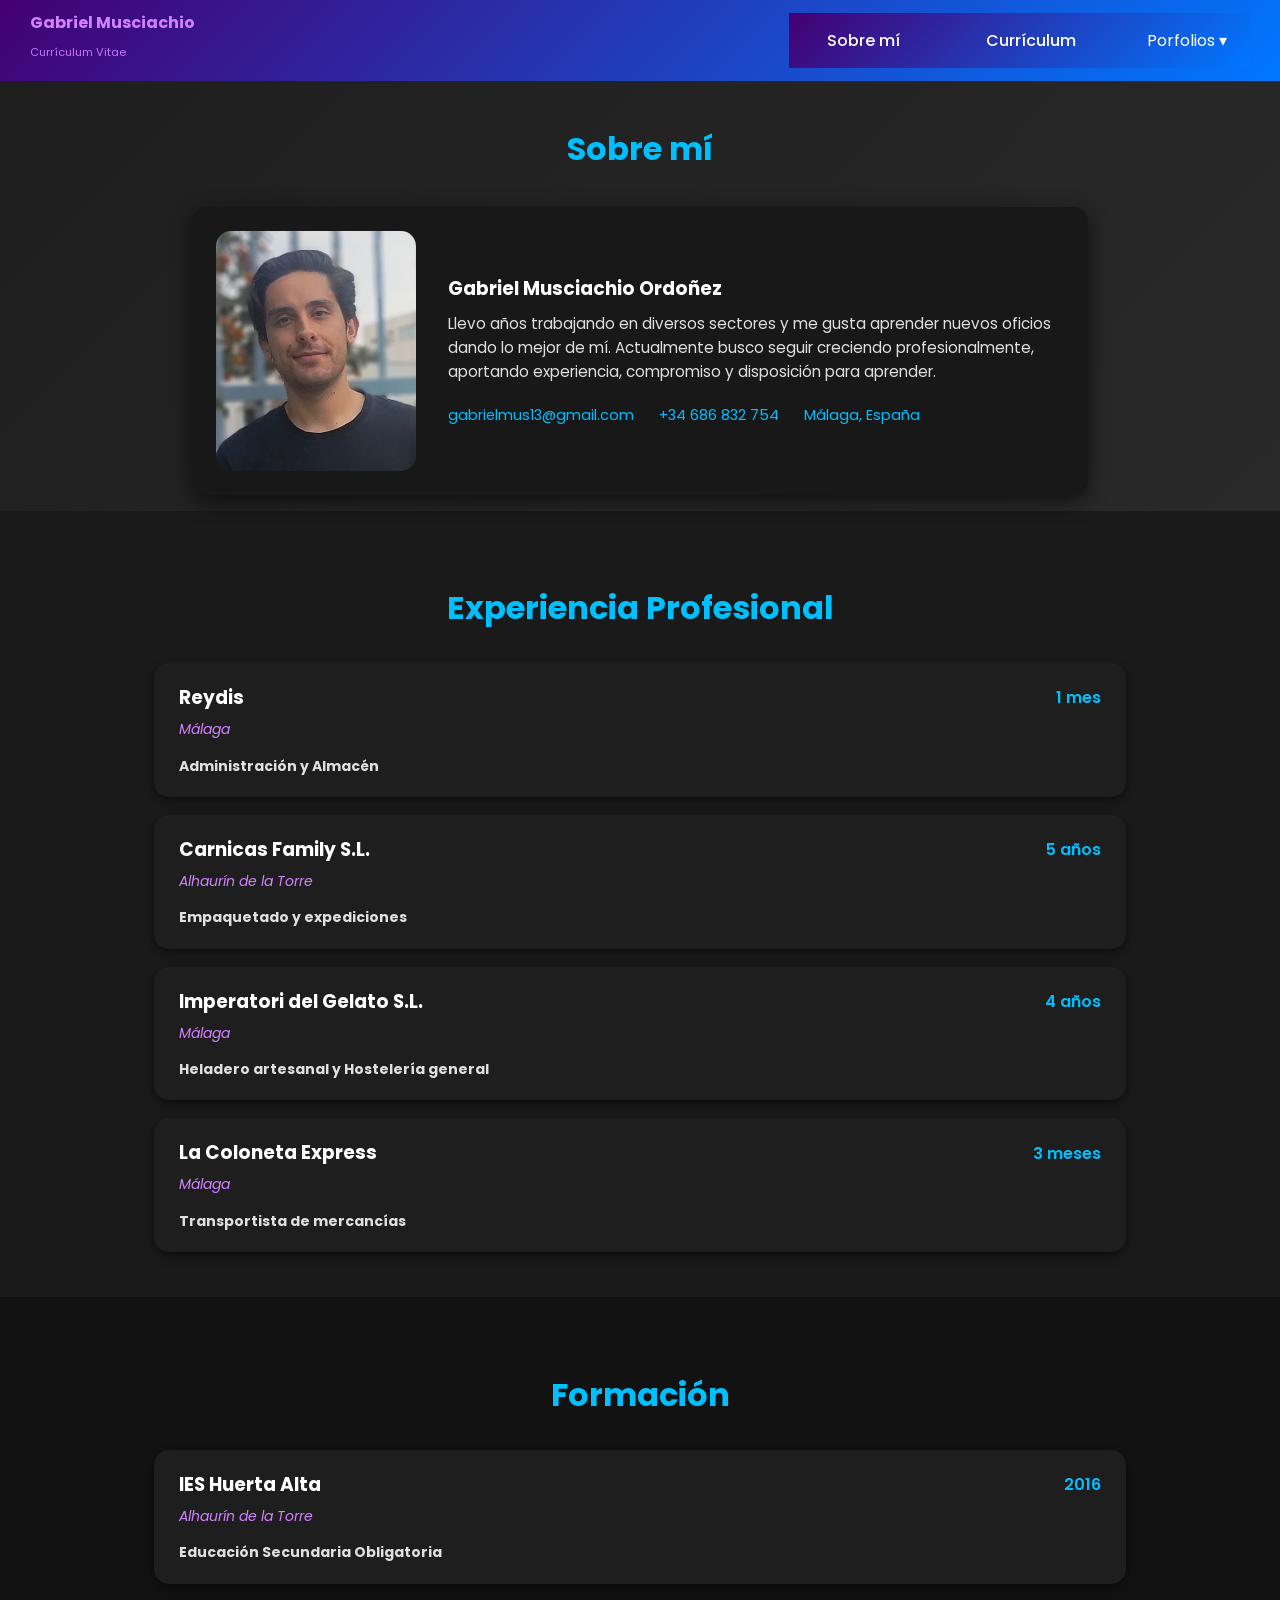
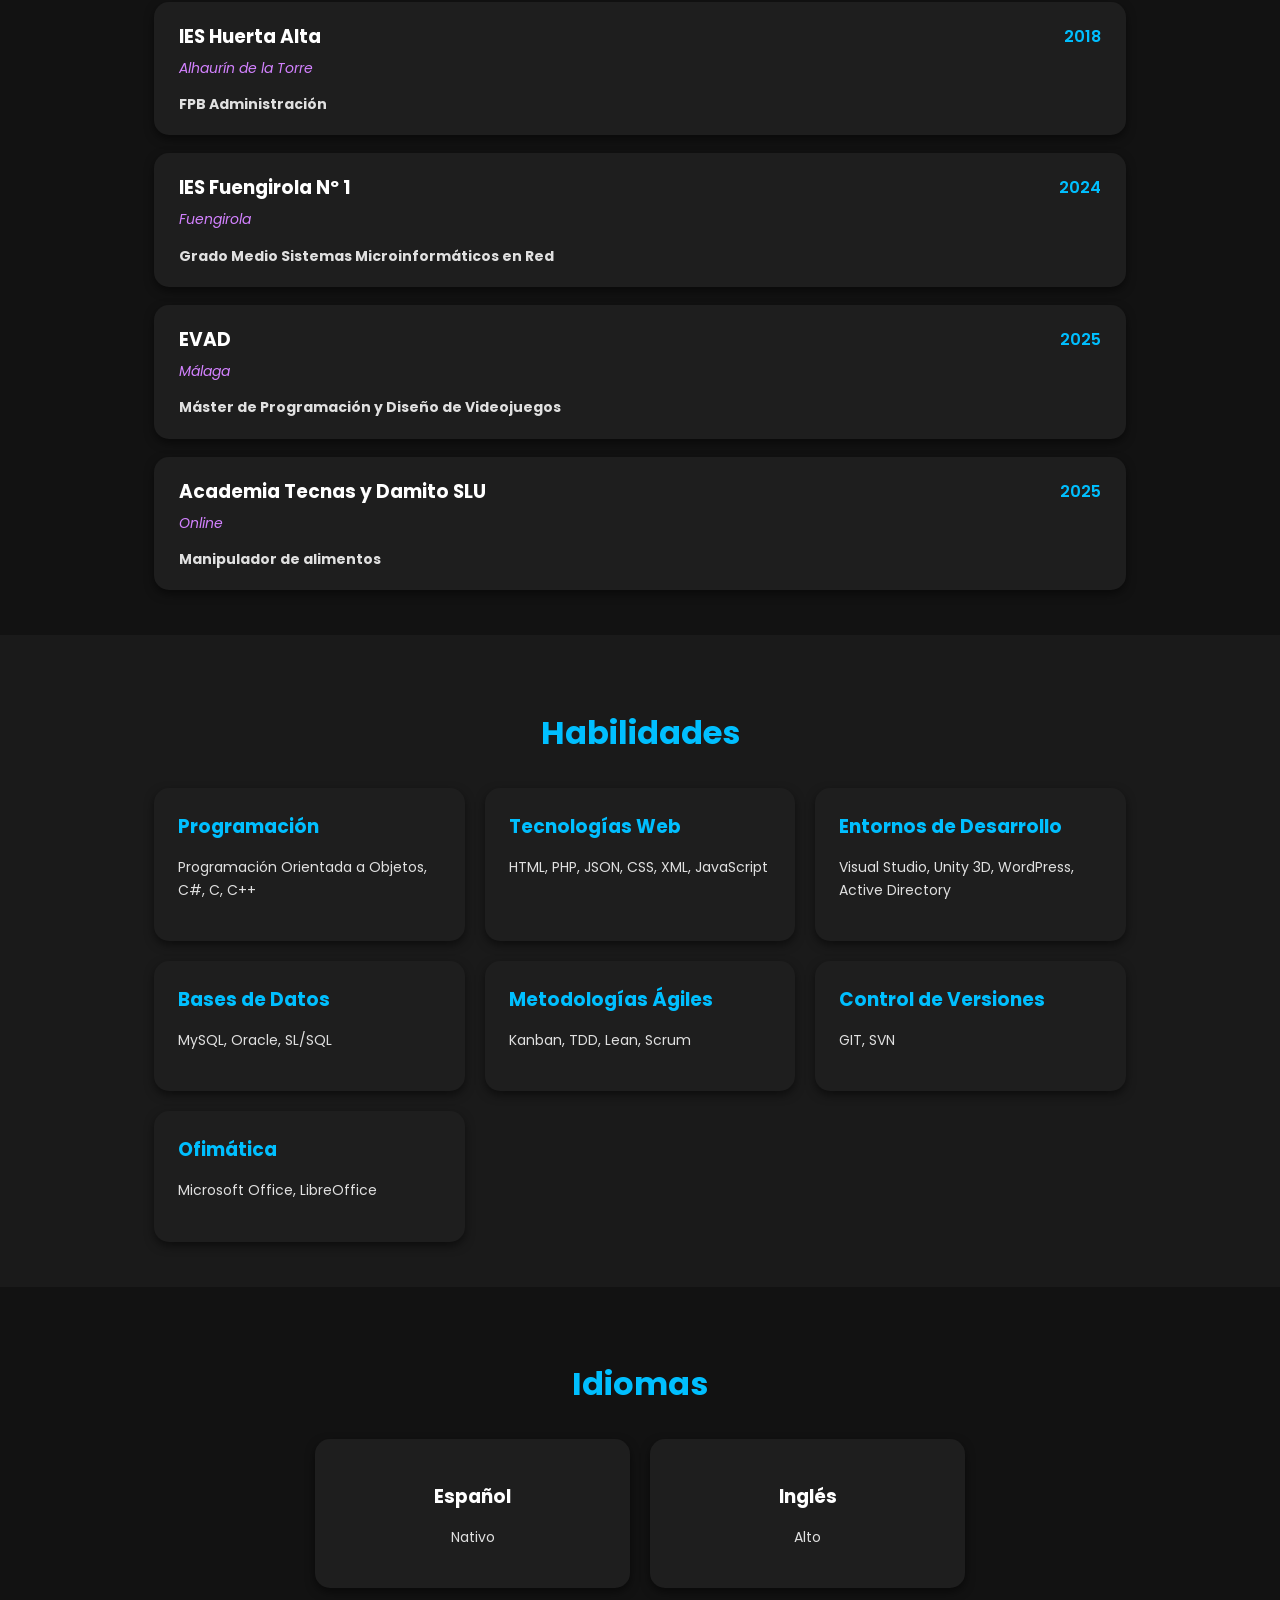
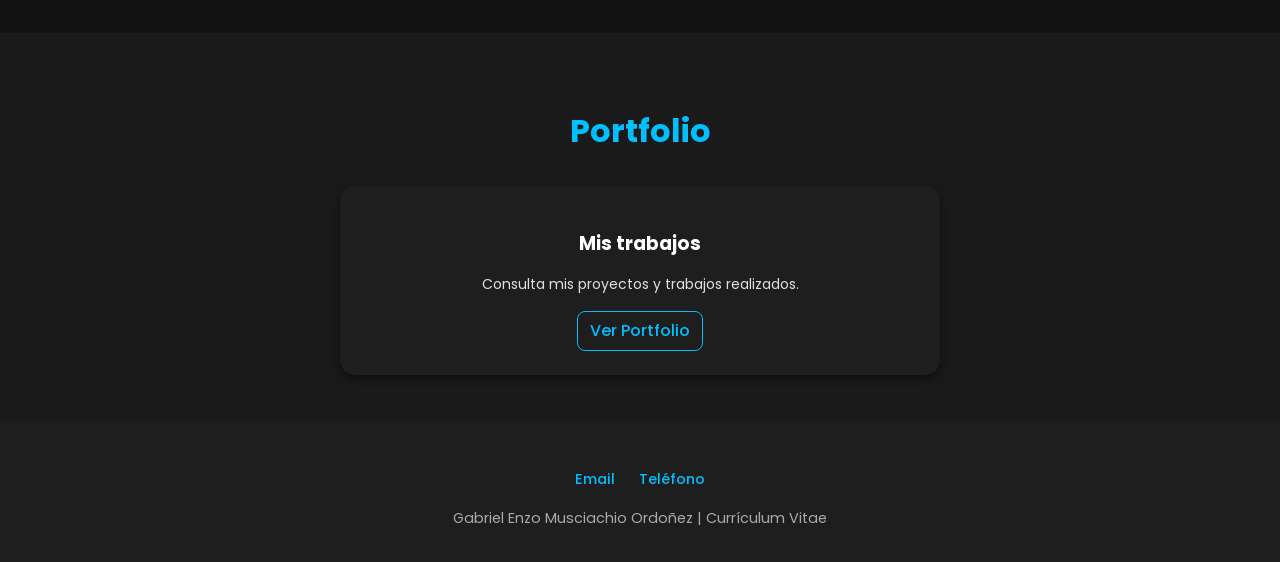
<file: Index.html>
<!DOCTYPE html>
<html lang="es">

<head>
    <meta charset="UTF-8">
    <meta name="viewport" content="width=device-width, initial-scale=1.0">

    <title>Gabriel Musciachio | Currículum</title>

    <!-- FUENTE -->
    <link href="https://fonts.googleapis.com/css2?family=Poppins:wght@400;600&display=swap" rel="stylesheet">

    <!-- ESTILOS GENERALES -->
    <link rel="stylesheet" href="style.css">

    <!-- ESTILOS ESPECÍFICOS -->
    <link rel="stylesheet" href="EstiloCurriculum.css">
</head>

<body>

<!-- ================================= -->
<!-- CABECERA COMPARTIDA               -->
<!-- ================================= -->

<header>
    <div class="header-nombre">
        <h1>Gabriel Musciachio</h1>
        <h2>Currículum Vitae</h2>
    </div>

    <nav class="menu">
        <a href="AbautMe.html">Sobre mí</a>
        <a href="Index.html">Currículum</a>

        <div class="dropdown">
            <button class="dropbtn" type="button">
                Porfolios &#9662;
            </button>

            <div class="dropdown-content">
                <a href="Asador.html">Asador</a>
                <a href="Programador.html">Programador</a>
                <a href="Heladero.html">Heladero</a>
            </div>
        </div>
    </nav>
</header>

<main>

<!-- ================================= -->
<!-- PRESENTACIÓN PERSONAL             -->
<!-- ================================= -->

<section class="sobremi" id="presentacion">

    <h2>Sobre mí</h2>

    <div class="sobremi-container">

        <div class="sobremi-card curriculum-perfil">

            <img src="Imagenes/Curriculum/Perfil.jpeg"
                 alt="Fotografía de Gabriel Musciachio">

            <div>
                <h3>Gabriel Musciachio Ordoñez</h3>

                <p>
                    Llevo años trabajando en diversos
                    sectores y me gusta aprender nuevos
                    oficios dando lo mejor de mí.

                    Actualmente busco seguir creciendo
                    profesionalmente, aportando
                    experiencia, compromiso y
                    disposición para aprender.
                </p>

                <div class="curriculum-contacto">

                    <a href="mailto:gabrielmus13@gmail.com">
                        gabrielmus13@gmail.com
                    </a>

                    <a href="tel:+34686832754">
                        +34 686 832 754
                    </a>

                    <span>Málaga, España</span>

                </div>
            </div>

        </div>

    </div>

</section>


<!-- ================================= -->
<!-- EXPERIENCIA PROFESIONAL           -->
<!-- ================================= -->

<section class="curriculum-seccion" id="experiencia">

    <h2>Experiencia Profesional</h2>

    <div class="curriculum-lista">

        <!-- EXPERIENCIA 1 -->
        <article class="card curriculum-ficha">

            <div class="curriculum-ficha-header">
                <h3>Reydis</h3>
                <span>1 mes</span>
            </div>

            <p class="curriculum-lugar">Málaga</p>

            <p>
                <strong>Administración y Almacén</strong>
            </p>

        </article>

        <!-- EXPERIENCIA 2 -->
        <article class="card curriculum-ficha">

            <div class="curriculum-ficha-header">
                <h3>Carnicas Family S.L.</h3>
                <span>5 años</span>
            </div>

            <p class="curriculum-lugar">
                Alhaurín de la Torre
            </p>

            <p>
                <strong>Empaquetado y expediciones</strong>
            </p>

        </article>

        <!-- EXPERIENCIA 3 -->
        <article class="card curriculum-ficha">

            <div class="curriculum-ficha-header">
                <h3>Imperatori del Gelato S.L.</h3>
                <span>4 años</span>
            </div>

            <p class="curriculum-lugar">Málaga</p>

            <p>
                <strong>
                    Heladero artesanal y Hostelería general
                </strong>
            </p>

        </article>

        <!-- EXPERIENCIA 4 -->
        <article class="card curriculum-ficha">

            <div class="curriculum-ficha-header">
                <h3>La Coloneta Express</h3>
                <span>3 meses</span>
            </div>

            <p class="curriculum-lugar">Málaga</p>

            <p>
                <strong>Transportista de mercancías</strong>
            </p>

        </article>

    </div>

</section>


<!-- ================================= -->
<!-- FORMACIÓN ACADÉMICA               -->
<!-- ================================= -->

<section class="curriculum-seccion" id="formacion">

    <h2>Formación</h2>

    <div class="curriculum-lista">

        <article class="card curriculum-ficha">

            <div class="curriculum-ficha-header">
                <h3>IES Huerta Alta</h3>
                <span>2016</span>
            </div>

            <p class="curriculum-lugar">
                Alhaurín de la Torre
            </p>

            <p>
                <strong>Educación Secundaria Obligatoria</strong>
            </p>

        </article>

        <article class="card curriculum-ficha">

            <div class="curriculum-ficha-header">
                <h3>IES Huerta Alta</h3>
                <span>2018</span>
            </div>

            <p class="curriculum-lugar">
                Alhaurín de la Torre
            </p>

            <p>
                <strong>FPB Administración</strong>
            </p>

        </article>

        <article class="card curriculum-ficha">

            <div class="curriculum-ficha-header">
                <h3>IES Fuengirola Nº 1</h3>
                <span>2024</span>
            </div>

            <p class="curriculum-lugar">Fuengirola</p>

            <p>
                <strong>
                    Grado Medio Sistemas Microinformáticos en Red
                </strong>
            </p>

        </article>

        <article class="card curriculum-ficha">

            <div class="curriculum-ficha-header">
                <h3>EVAD</h3>
                <span>2025</span>
            </div>

            <p class="curriculum-lugar">Málaga</p>

            <p>
                <strong>
                    Máster de Programación y Diseño de Videojuegos
                </strong>
            </p>

        </article>

        <article class="card curriculum-ficha">

            <div class="curriculum-ficha-header">
                <h3>Academia Tecnas y Damito SLU</h3>
                <span>2025</span>
            </div>

            <p class="curriculum-lugar">Online</p>

            <p>
                <strong>Manipulador de alimentos</strong>
            </p>

        </article>

    </div>

</section>


<!-- ================================= -->
<!-- HABILIDADES                       -->
<!-- ================================= -->

<section class="curriculum-seccion" id="habilidades">

    <h2>Habilidades</h2>

    <div class="projects curriculum-habilidades">

        <article class="card">
            <h3>Programación</h3>
            <p>
                Programación Orientada a Objetos,
                C#, C, C++
            </p>
        </article>

        <article class="card">
            <h3>Tecnologías Web</h3>
            <p>
                HTML, PHP, JSON, CSS, XML,
                JavaScript
            </p>
        </article>

        <article class="card">
            <h3>Entornos de Desarrollo</h3>
            <p>
                Visual Studio, Unity 3D,
                WordPress, Active Directory
            </p>
        </article>

        <article class="card">
            <h3>Bases de Datos</h3>
            <p>
                MySQL, Oracle, SL/SQL
            </p>
        </article>

        <article class="card">
            <h3>Metodologías Ágiles</h3>
            <p>
                Kanban, TDD, Lean, Scrum
            </p>
        </article>

        <article class="card">
            <h3>Control de Versiones</h3>
            <p>
                GIT, SVN
            </p>
        </article>

        <article class="card">
            <h3>Ofimática</h3>
            <p>
                Microsoft Office, LibreOffice
            </p>
        </article>

    </div>

</section>


<!-- ================================= -->
<!-- IDIOMAS                           -->
<!-- ================================= -->

<section class="curriculum-seccion" id="idiomas">

    <h2>Idiomas</h2>

    <div class="curriculum-idiomas">

        <article class="card">
            <h3>Español</h3>
            <p>Nativo</p>
        </article>

        <article class="card">
            <h3>Inglés</h3>
            <p>Alto</p>
        </article>

    </div>

</section>


<!-- ================================= -->
<!-- PORTFOLIO                         -->
<!-- ================================= -->

<section class="curriculum-seccion" id="portfolio">

    <h2>Portfolio</h2>

    <div class="curriculum-portfolio">

        <article class="card">

            <h3>Mis trabajos</h3>

            <p>
                Consulta mis proyectos y
                trabajos realizados.
            </p>

            <a href="index.html">
                Ver Portfolio
            </a>

        </article>

    </div>

</section>

</main>


<!-- ================================= -->
<!-- PIE DE PÁGINA                     -->
<!-- ================================= -->

<footer>

    <div class="socials">
        <a href="mailto:gabrielmus13@gmail.com">Email</a>
        <a href="tel:+34686832754">Teléfono</a>
    </div>

    Gabriel Enzo Musciachio Ordoñez | Currículum Vitae

</footer>

</body>
</html>
</file>
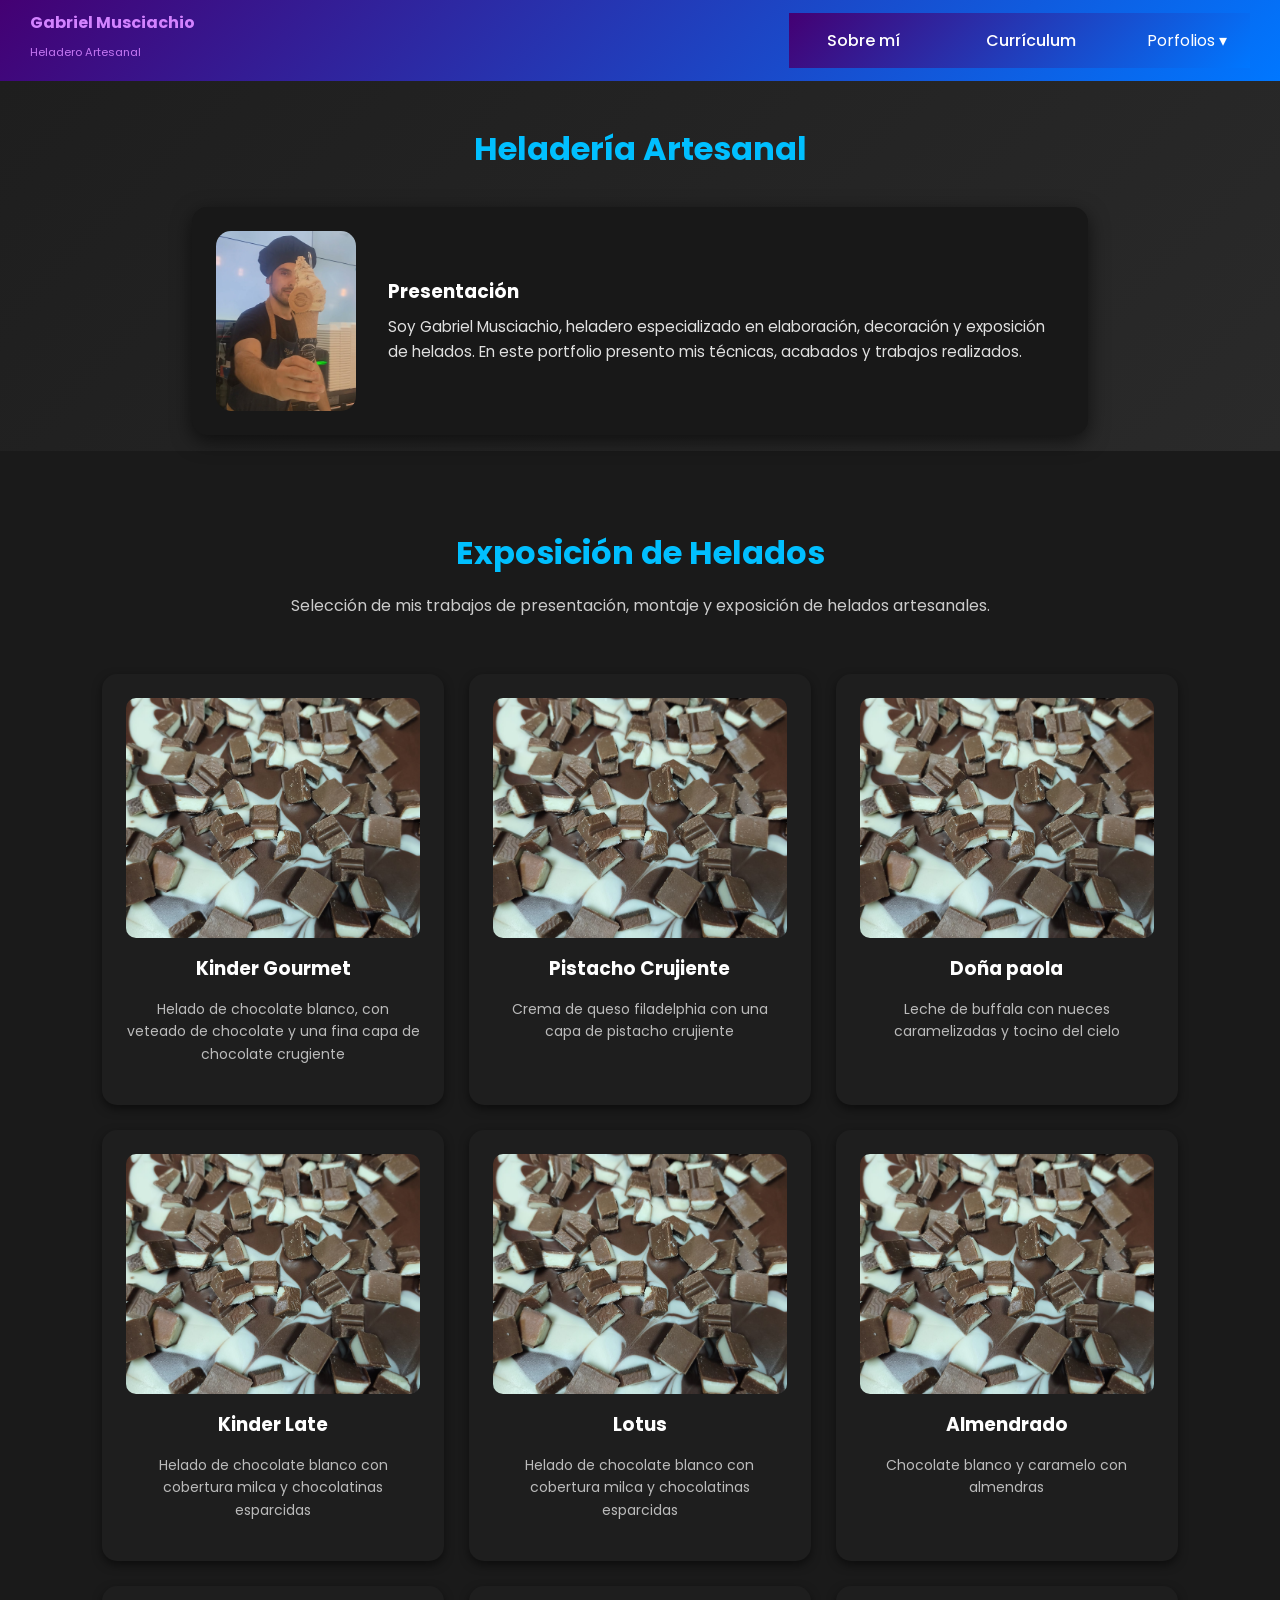
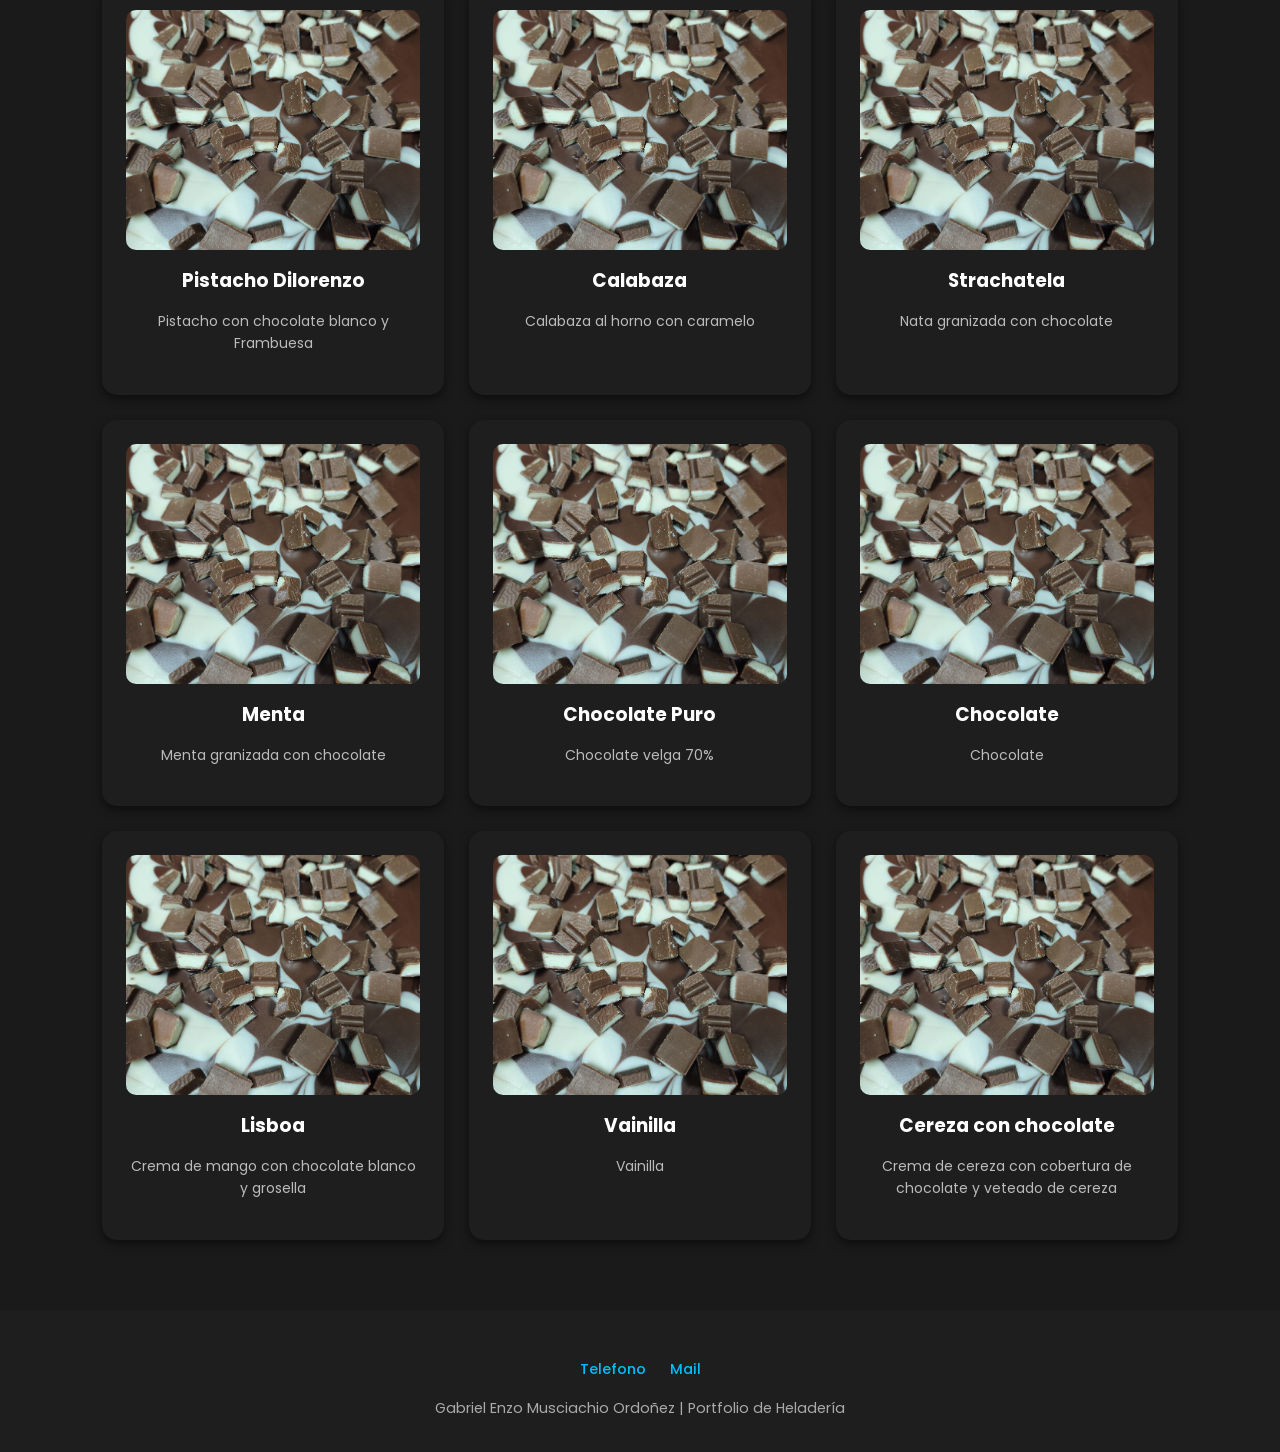
<file: Heladero.html>
<!DOCTYPE html>
<html lang="es">

<head>
    <meta charset="UTF-8">
    <meta name="viewport" content="width=device-width, initial-scale=1.0">

    <title>Gabriel Musciachio | Heladero</title>

    <!-- FUENTE -->
    <link href="https://fonts.googleapis.com/css2?family=Poppins:wght@400;600&display=swap" rel="stylesheet">

    <!-- ESTILOS GENERALES -->
    <link rel="stylesheet" href="style.css">

    <!-- ESTILOS ESPECÍFICOS -->
    <link rel="stylesheet" href="EstiloHeladeria.css">
</head>

<body>

<!-- ================================== -->
<!-- CABECERA COMPARTIDA                -->
<!-- ================================== -->

<header>
    <div class="header-nombre">
        <h1>Gabriel Musciachio</h1>
        <h2>Heladero Artesanal</h2>
    </div>

    <nav class="menu">
        <a href="AbautMe.html">Sobre mí</a>
        <a href="Index.html">Currículum</a>

        <div class="dropdown">
            <button class="dropbtn" type="button">
                Porfolios &#9662;
            </button>

            <div class="dropdown-content">
                <a href="Asador.html">Asador</a>
                <a href="Programador.html">Programador</a>
                <a href="Heladero.html">Heladero</a>
            </div>
        </div>
    </nav>
</header>

<main>

<!-- ================================== -->
<!-- PRESENTACIÓN                       -->
<!-- ================================== -->

<section class="sobremi" id="presentacion">

    <h2>Heladería Artesanal</h2>

    <div class="sobremi-container">

        <div class="sobremi-card">

            <img src="Imagenes/Heladeria/Perfil.jpeg"
                 alt="Mi trabajo como heladero">

            <div>
                <h3>Presentación</h3>

                <p>
                    Soy Gabriel Musciachio, heladero
                    especializado en elaboración,
                    decoración y exposición de helados.

                    En este portfolio presento mis
                    técnicas, acabados y trabajos
                    realizados.
                </p>
            </div>

        </div>

    </div>

</section>

<!-- ================================== -->
<!-- EXPOSICIÓN DE HELADOS              -->
<!-- ================================== -->

<section class="heladeria-seccion" id="exposicion">

    <h2>Exposición de Helados</h2>

    <p class="seccion-descripcion">
        Selección de mis trabajos de presentación,
        montaje y exposición de helados artesanales.
    </p>


    <!-- ========== CUBETAS ========== -->

    
    <script>

    async function cargarCatalogo() {

        const respuesta = await fetch("Helados - Tabla.csv");

        if (!respuesta.ok) {
            throw new Error("No se pudo cargar el catálogo");
        }

        // Leer el CSV como texto
        const csv = await respuesta.text();

        // Separar las filas, respetando comas entre comillas
        const filas = [];
        let fila = [];
        let campo = "";
        let entreComillas = false;

        for (let i = 0; i < csv.length; i++) {

            const caracter = csv[i];

            if (caracter === '"') {

                if (entreComillas && csv[i + 1] === '"') {
                    campo += '"';
                    i++;
                } else {
                    entreComillas = !entreComillas;
                }

            } else if (caracter === "," && !entreComillas) {

                fila.push(campo);
                campo = "";

            } else if (
                (caracter === "\n" || caracter === "\r")
                && !entreComillas
            ) {

                if (caracter === "\r" && csv[i + 1] === "\n") {
                    i++;
                }

                fila.push(campo);
                filas.push(fila);

                fila = [];
                campo = "";

            } else {
                campo += caracter;
            }
        }

        if (campo !== "" || fila.length > 0) {
            fila.push(campo);
            filas.push(fila);
        }

        // Primera fila: nombres de columnas
        const cabeceras = filas.shift().map(
            columna => columna.trim().replace(/^\uFEFF/, "")
        );

        // Crear contenedor para las tarjetas
        const contenedor = document.createElement("div");
        contenedor.className = "projects heladeria-grid";

        document.getElementById("exposicion").appendChild(contenedor);

        // Recorrer todos los helados
        for (const fila of filas) {

            if (fila.length < cabeceras.length) continue;

            const helado = {};

            cabeceras.forEach((columna, indice) => {
                helado[columna] = fila[indice].trim();
            });

            // Mostrar únicamente los visibles
            if (helado.View?.toUpperCase() !== "TRUE") {
                continue;
            }

            // Crear tarjeta
            const tarjeta = document.createElement("article");
            tarjeta.className = "card";

            // Imagen
            if (helado.Imagen) {

                // Ruta base de las imágenes
                const rutaBase = "Imagenes/Heladeria/";
                const imagen = document.createElement("img");

                imagen.src =  rutaBase + helado.Imagen;
                imagen.alt = helado.Nombre;
                imagen.loading = "lazy";

                tarjeta.appendChild(imagen);
            }

            // Nombre
            const titulo = document.createElement("h3");
            titulo.textContent = helado.Nombre;

            // Descripción
            const descripcion = document.createElement("p");
            descripcion.textContent = helado.Descripcion;

            tarjeta.appendChild(titulo);
            tarjeta.appendChild(descripcion);

            // Añadir tarjeta a la página
            contenedor.appendChild(tarjeta);
        }
    }

    cargarCatalogo().catch(console.error);

    </script>



</main>


<!-- ================================== -->
<!-- PIE DE PÁGINA                      -->
<!-- ================================== -->

<footer>

    <div class="socials">
        <a href="tel:+34686832754">Telefono</a>
        <a href="mailto:gabrielmus13@gmail.com">Mail</a>
    </div>

    Gabriel Enzo Musciachio Ordoñez | Portfolio de Heladería

</footer>

</body>
</html>
</file>
<file: style.css>
body {
            margin: 0;
            font-family: 'Poppins', sans-serif;
            background: #121212;
            color: #e0e0e0;
            line-height: 1.6;
        }
        /* ===== HEADER ===== */
        header {
            display: flex;
            justify-content: space-between;
            align-items: center;

            padding: 10px 30px;
            background: linear-gradient(135deg, #440073, #0077ff);
            color: #d382ff;

            position: sticky;
            top: 0;
            z-index: 10;
        }

        /* Nombre alineado a la izquierda */
        .header-nombre {
            text-align: left;
        }

        header h1 {
            font-size: 1rem;
            margin: 0;
        }
        header h2 {
            font-size: 0.7rem;
            font-weight: 400;
            margin-top: 0.5rem;
            opacity: 0.9;
        }
        header p {
            max-width: 600px;
            margin: 1rem auto;
            font-size: 1rem;
        }
        /* ===== MENÚ PRINCIPAL ===== */

        .menu {
            display: flex;
            justify-content: right;
            align-items: center;
            gap: 20px;
            padding: 5px;
            background: linear-gradient(135deg, #440073, #0077ff);
        }

        /* Botones del menú */
        .menu a,
        .dropbtn {
            color: #ffffff;
            background: transparent;
            text-decoration: none;
            font-family: 'Poppins', sans-serif;
            font-size: 16px;
            padding: 10px 18px;
            border: none;
            border-radius: 8px;
            cursor: pointer;
            transition: background 0.3s;
        }

        /* Efecto al pasar el ratón */
        .menu a:hover,
        .dropbtn:hover {
            background: rgba(255, 255, 255, 0.2);
        }

        /* Contenedor desplegable */
        .dropdown {
            position: relative;
        }

        /* Opciones del desplegable */
        .dropdown-content {
            display: none;
            position: absolute;
            top: 100%;
            left: 0;
            min-width: 180px;
            background: #1e1e1e;
            border-radius: 8px;
            box-shadow: 0 8px 20px rgba(0,0,0,0.5);
            z-index: 100;
        }

        /* Enlaces del desplegable */
        .dropdown-content a {
            display: block;
            padding: 12px 16px;
            color: #ffffff;
            text-align: left;
        }

        /* Efecto hover */
        .dropdown-content a:hover {
            background: #440073;
        }

        /* Mostrar desplegable */
        .dropdown:hover .dropdown-content,
        .dropdown:focus-within .dropdown-content {
            display: block;
        }

        /* Adaptación a móviles */
        @media (max-width: 600px) {
            .menu {
                flex-wrap: wrap;
                gap: 8px;
            }

            .menu a,
            .dropbtn {
                font-size: 14px;
                padding: 8px 12px;
            }
        }
        
        /* ===== NAV ===== */
        nav {
            text-align: center;
            padding: 1rem;
            background: #1e1e1e;
        }
        nav a {
            margin: 0 15px;
            color: #00bfff;
            text-decoration: none;
            font-weight: 500;
            transition: color 0.3s;
        }
        nav a:hover {
            color: #ffffff;
        }
        /* ===== PROLLECTOS ===== */
        .projects {
            display: grid;
            grid-template-columns: repeat(2, 1fr);
            gap: 2rem;
            padding: 3rem 15%;
        }
        .card {
            background: #1e1e1e;
            border-radius: 15px;
            padding: 1.5rem;
            box-shadow: 0 4px 10px rgba(0,0,0,0.5);
            transition: transform 0.3s, box-shadow 0.3s;
            text-align: center;
        }
        .card:hover {
            transform: translateY(-5px);
            box-shadow: 0 6px 15px rgba(0,0,0,0.7);
        }
        .card img {
            width: 100%;
            border-radius: 10px;
            margin-bottom: 1rem;
            transition: transform 0.3s;
        }
        .card img:hover {
            transform: scale(1.03);
        }
        .card h3 {
            margin-bottom: 0.5rem;
            color: #fff;
        }
        .card p {
            font-size: 14px;
            margin-bottom: 1rem;
        }
        .card a {
            display: inline-block;
            color: #00bfff;
            font-weight: 500;
            text-decoration: none;
            border: 1px solid #00bfff;
            padding: 6px 12px;
            border-radius: 8px;
            transition: all 0.3s;
        }
        .card a:hover {
            background: #00bfff;
            color: #121212;
        }
        
        /* ===== PIE ===== */
        footer {
            text-align: center;
            padding: 2rem;
            background: #1e1e1e;
            color: #aaa;
            font-size: 0.9rem;
        }
        .socials {
			text-align: center;
            margin: 1rem 0;
        }
        .socials a {
            margin: 0 10px;
            color: #00bfff;
            font-weight: 500;
            text-decoration: none;
            transition: color 0.3s;
        }
        .socials a:hover {
            color: #fff;
        }
        /* ===== PROXIMOS PROLLECTOS ===== */
        .proxproj {
            background: linear-gradient(135deg, #1e1e1e, #2a2a2a);
            padding: 1rem 0rem 2rem;
            text-align: center;
            color: #e0e0e0;
        }

        .proxproj h2 {
            font-size: 2rem;
            margin-bottom: 1.5rem;
            color: #00bfff;
        }

        .proxproj-card {
            max-width: 700px;
            margin: auto;
            background: #181818;
            border-radius: 15px;
            padding: 2rem 0rem 2rem;
            box-shadow: 0 6px 20px rgba(0,0,0,0.6);
            transition: transform 0.3s, box-shadow 0.3s;
        }

        .proxproj-card:hover {
            transform: translateY(-5px);
            box-shadow: 0 8px 25px rgba(0,0,0,0.8);
        }

        .proxproj-card p {
            font-size: 1rem;
            line-height: 1.7;
        }

        /* ===== SOBRE MI ===== */
        .sobremi {
            background: linear-gradient(135deg, #1e1e1e, #2a2a2a);
            padding: 1rem 15% 1rem;
            color: #e0e0e0;
        }
        .sobremi h2 {
            font-size: 2rem;
            margin-bottom: 2rem;
            color: #00bfff;
            text-align: center;
        }
        .sobremi-container {
            display: flex;
            flex-direction: column;
            gap: 2rem;
        }
        .sobremi-card {
            display: flex;
            align-items: center;
            gap: 2rem;
            background: #181818;
            border-radius: 15px;
            padding: 1.5rem;
            box-shadow: 0 6px 20px rgba(0,0,0,0.6);
        }
        .sobremi-card img {
            width: 180px;
            height: 180px;
            object-fit: cover;
            border-radius: 15px;
        }
        .sobremi-card h3 {
            margin: 0 0 0.5rem;
            color: #fff;
        }
        .sobremi-card p {
            margin: 0;
            font-size: 0.95rem;
        }
        /* Invertida */
        .sobremi-card.reverse {
            flex-direction: row-reverse;
        }
</file>
<file: EstiloCurriculum.css>
/* ===================================== */
/* CURRÍCULUM VITAE                      */
/* ===================================== */


/* ===== PRESENTACIÓN ===== */

.curriculum-perfil {
    align-items: center;
}

.curriculum-perfil img {
    width: 200px;
    height: 240px;
    object-fit: cover;
    flex-shrink: 0;
}

.curriculum-contacto {
    display: flex;
    flex-wrap: wrap;
    gap: 12px 25px;
    margin-top: 20px;
}

.curriculum-contacto a,
.curriculum-contacto span {
    color: #00bfff;
    font-size: 0.9rem;
    text-decoration: none;
}

.curriculum-contacto a:hover {
    color: #ffffff;
}


/* ===== SECCIONES ===== */

.curriculum-seccion {
    padding: 45px 12%;
    scroll-margin-top: 110px;
}

.curriculum-seccion:nth-of-type(even) {
    background: #1a1a1a;
}

.curriculum-seccion h2 {
    font-size: 2rem;
    color: #00bfff;
    text-align: center;
    margin-bottom: 30px;
}


/* ===== EXPERIENCIA Y FORMACIÓN ===== */

.curriculum-lista {
    display: flex;
    flex-direction: column;
    gap: 18px;
}

.curriculum-ficha {
    text-align: left;
    padding: 20px 25px;
}

.curriculum-ficha-header {
    display: flex;
    justify-content: space-between;
    align-items: center;
    gap: 15px;
}

.curriculum-ficha-header h3 {
    margin: 0;
    color: #ffffff;
}

.curriculum-ficha-header span {
    color: #00bfff;
    font-weight: 600;
    white-space: nowrap;
}

.curriculum-lugar {
    color: #d382ff;
    font-style: italic;
    margin: 5px 0;
}

.curriculum-ficha p {
    margin-bottom: 0;
}


/* ===== HABILIDADES ===== */

.projects.curriculum-habilidades {
    display: grid;
    grid-template-columns:
        repeat(3, minmax(0, 1fr));

    gap: 20px;
    padding: 0;
}

.curriculum-habilidades .card {
    text-align: left;
}

.curriculum-habilidades .card h3 {
    color: #00bfff;
    margin-top: 0;
}


/* ===== IDIOMAS ===== */

.curriculum-idiomas {
    display: grid;
    grid-template-columns: repeat(2, 1fr);
    gap: 20px;
    max-width: 650px;
    margin: auto;
}

.curriculum-idiomas .card h3 {
    color: #ffffff;
}


/* ===== PORTFOLIO ===== */

.curriculum-portfolio {
    max-width: 600px;
    margin: auto;
}


/* ===== TABLETS ===== */

@media (max-width: 900px) {

    .curriculum-seccion {
        padding: 35px 6%;
    }

    .projects.curriculum-habilidades {
        grid-template-columns:
            repeat(2, minmax(0, 1fr));
    }

}


/* ===== MÓVILES ===== */

@media (max-width: 600px) {

    .curriculum-perfil {
        flex-direction: column;
        text-align: center;
    }

    .curriculum-perfil img {
        width: 170px;
        height: 200px;
    }

    .curriculum-contacto {
        justify-content: center;
    }

    .curriculum-seccion {
        padding: 30px 5%;
    }

    .curriculum-seccion h2 {
        font-size: 1.6rem;
    }

    .curriculum-ficha-header {
        flex-direction: column;
        align-items: flex-start;
        gap: 5px;
    }

    .projects.curriculum-habilidades {
        grid-template-columns: 1fr;
    }

    .curriculum-idiomas {
        grid-template-columns: 1fr;
    }

}
</file>
<file: EstiloHeladeria.css>
/* ===================================== */
/* PORTFOLIO HELADERÍA                    */
/* ===================================== */


/* ===== SECCIONES ===== */

.heladeria-seccion {
    padding: 50px 8%;
    text-align: center;
    scroll-margin-top: 110px;
}

.heladeria-seccion:nth-of-type(even) {
    background: #1a1a1a;
}

.heladeria-seccion h2 {
    font-size: 2rem;
    color: #00bfff;
    margin-bottom: 15px;
}

.seccion-descripcion {
    max-width: 750px;
    margin: 0 auto 35px;
    color: #cccccc;
}


/* ===== CUADRÍCULA DE TRABAJOS ===== */

/* Sobrescribe únicamente la distribución
   de .projects del CSS general */

.projects.heladeria-grid {
    display: grid;

    grid-template-columns:
        repeat(3, minmax(0, 1fr));

    gap: 25px;
    padding: 20px 0;
}


/* ===== IMÁGENES ===== */

/* Mantiene todas las fotografías
   con proporciones uniformes */

.heladeria-grid .card img {
    width: 100%;
    height: 240px;
    object-fit: cover;
    display: block;
}


/* ===== TARJETAS ===== */

.heladeria-grid .card {
    overflow: hidden;
}

.heladeria-grid .card h3 {
    margin-top: 10px;
}

.heladeria-grid .card p {
    color: #bbbbbb;
}


/* ===== EXPOSICIÓN ===== */

.exposicion-categoria {
    margin-top: 50px;
    scroll-margin-top: 110px;
}

.exposicion-categoria > h3 {
    font-size: 1.7rem;
    color: #d382ff;
    text-align: left;

    padding-bottom: 10px;
    border-bottom: 1px solid #444;
}


/* ===== TABLETS ===== */

@media (max-width: 900px) {

    .projects.heladeria-grid {
        grid-template-columns:
            repeat(2, minmax(0, 1fr));
    }

    .heladeria-seccion {
        padding: 35px 5%;
    }

}


/* ===== MÓVILES ===== */

@media (max-width: 600px) {

    .projects.heladeria-grid {
        grid-template-columns: 1fr;
    }

    .heladeria-seccion h2 {
        font-size: 1.6rem;
    }

    .heladeria-grid .card img {
        height: 220px;
    }

    .exposicion-categoria > h3 {
        text-align: center;
    }

}
</file>
